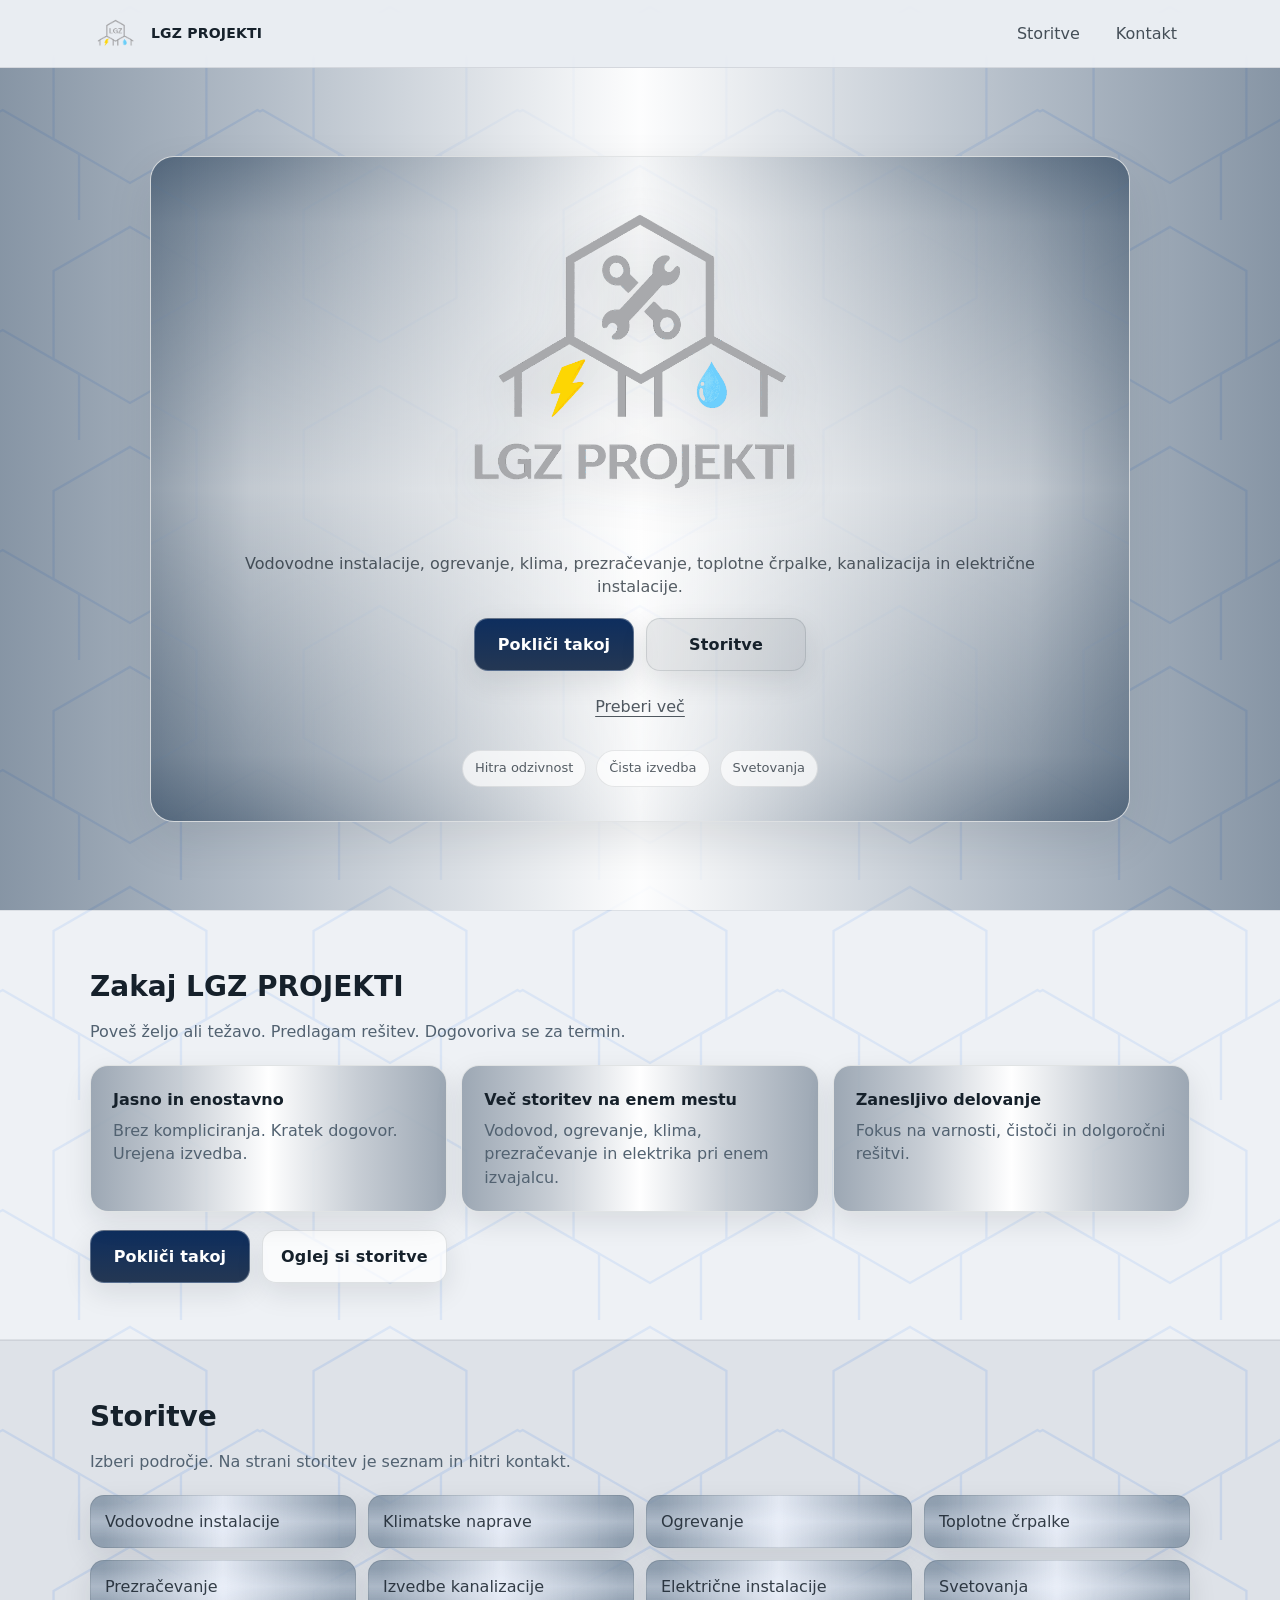
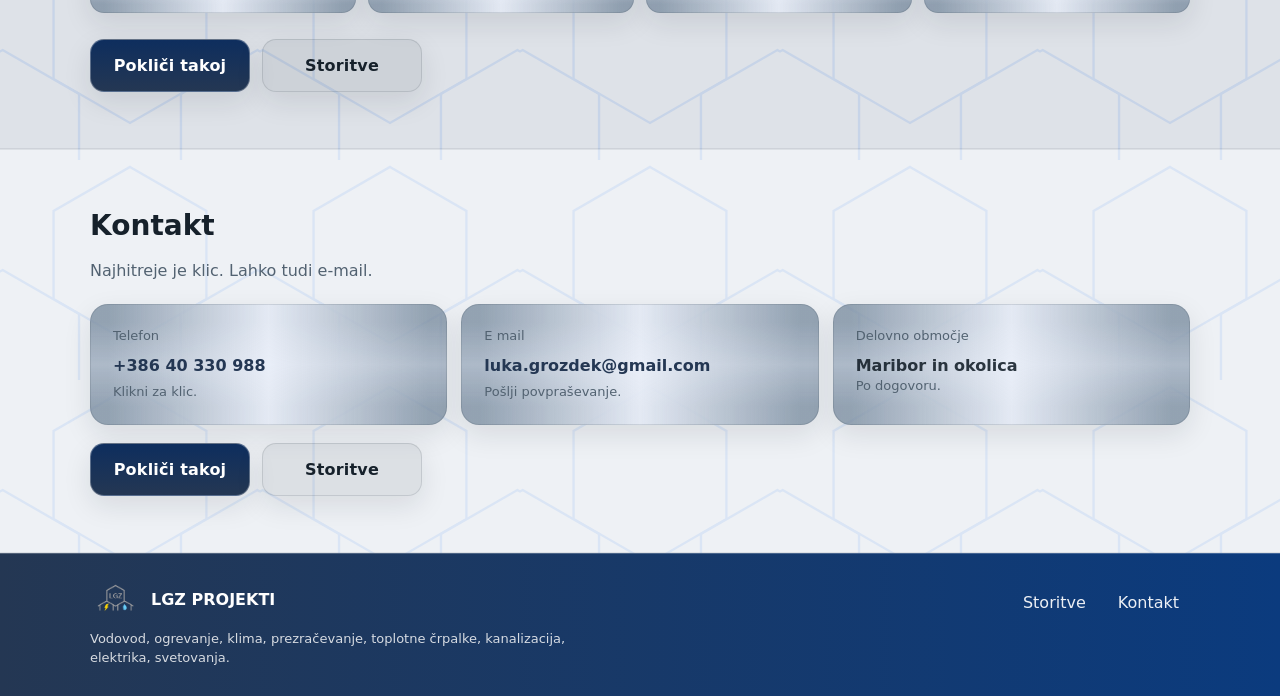
<file: index.html>
<!doctype html>
<html lang="sl">
<head>
  <meta charset="utf-8" />
  <meta name="viewport" content="width=device-width,initial-scale=1" />
  <title>LGZ PROJEKTI</title>
  <meta name="description" content="Vodovodne instalacije, ogrevanje, klima, prezračevanje, toplotne črpalke, kanalizacija, električne instalacije, svetovanja." />
  <link rel="stylesheet" href="style.css" />
</head>

<body>
  <a class="skip-link" href="#main">Preskoči na vsebino</a>

  <header class="site-header">
    <div class="container header-inner">
      <a class="brand" href="index.html" aria-label="Domov">
        <img class="logo-small" src="images/lgz_malilogo.png" alt="LGZ PROJEKTI" />
        <span class="brand-text">LGZ PROJEKTI</span>
      </a>

      <nav class="header-nav" aria-label="Glavna navigacija">
        <a class="nav-link" href="services.html">Storitve</a>
        <a class="nav-link" href="#kontakt">Kontakt</a>
      </nav>
    </div>
  </header>

  <main id="main">
    <section class="hero" aria-label="Uvod">
      <div class="hero__bg" aria-hidden="true"></div>
      <div class="hero__overlay" aria-hidden="true"></div>

      <div class="container hero__content">
        <img class="logo-large" src="images/lgz_velikilogo.png" alt="LGZ PROJEKTI" />

        <p class="hero__subtitle">
          Vodovodne instalacije, ogrevanje, klima, prezračevanje, toplotne črpalke, kanalizacija in električne instalacije.
        </p>

        <div class="hero__actions" role="group" aria-label="Glavni gumbi">
          <a class="btn btn--primary" href="tel:+38640330988">Pokliči takoj</a>
          <a class="btn btn--secondary" href="services.html">Storitve</a>
        </div>

        <button class="btn-link" type="button" data-scroll="#preberi-vec">Preberi več</button>

        <div class="hero__meta" aria-label="Hitre informacije">
          <div class="pill">Hitra odzivnost</div>
          <div class="pill">Čista izvedba</div>
          <div class="pill">Svetovanja</div>
        </div>
      </div>
    </section>

    <section id="preberi-vec" class="section section--light">
      <div class="container">
        <h2 class="section-title">Zakaj LGZ PROJEKTI</h2>
        <p class="section-lead">Poveš željo ali težavo. Predlagam rešitev. Dogovoriva se za termin.</p>

        <div class="cards">
          <article class="card">
            <h3 class="card-title">Jasno in enostavno</h3>
            <p class="card-text">Brez kompliciranja. Kratek dogovor. Urejena izvedba.</p>
          </article>

          <article class="card">
            <h3 class="card-title">Več storitev na enem mestu</h3>
            <p class="card-text">Vodovod, ogrevanje, klima, prezračevanje in elektrika pri enem izvajalcu.</p>
          </article>

          <article class="card">
            <h3 class="card-title">Zanesljivo delovanje</h3>
            <p class="card-text">Fokus na varnosti, čistoči in dolgoročni rešitvi.</p>
          </article>
        </div>

        <div class="cta-row">
          <a class="btn btn--primary" href="tel:+38640330988">Pokliči takoj</a>
          <a class="btn btn--ghost" href="services.html">Oglej si storitve</a>
        </div>
      </div>
    </section>

    <section class="section section--dark" aria-label="Storitve povzetek">
      <div class="container">
        <h2 class="section-title">Storitve</h2>
        <p class="section-lead">Izberi področje. Na strani storitev je seznam in hitri kontakt.</p>

        <div class="service-grid">
          <a class="service-item" href="services.html#vodovod">Vodovodne instalacije</a>
          <a class="service-item" href="services.html#klima">Klimatske naprave</a>
          <a class="service-item" href="services.html#ogrevanje">Ogrevanje</a>
          <a class="service-item" href="services.html#toplotne">Toplotne črpalke</a>
          <a class="service-item" href="services.html#prezracevanje">Prezračevanje</a>
          <a class="service-item" href="services.html#kanalizacija">Izvedbe kanalizacije</a>
          <a class="service-item" href="services.html#elektrika">Električne instalacije</a>
          <a class="service-item" href="services.html#svetovanja">Svetovanja</a>
        </div>

        <div class="cta-row cta-row--tight">
          <a class="btn btn--primary" href="tel:+38640330988">Pokliči takoj</a>
          <a class="btn btn--secondary" href="services.html">Storitve</a>
        </div>
      </div>
    </section>

    <section id="kontakt" class="section section--light" aria-label="Kontakt">
      <div class="container">
        <h2 class="section-title">Kontakt</h2>
        <p class="section-lead">Najhitreje je klic. Lahko tudi e-mail.</p>

        <div class="contact">
          <div class="contact-block">
            <div class="contact-label">Telefon</div>
            <a class="contact-link" href="tel:+38640330988">+386 40 330 988</a>
            <div class="contact-note">Klikni za klic.</div>
          </div>

          <div class="contact-block">
            <div class="contact-label">E mail</div>
            <a class="contact-link" href="mailto:luka.grozdek@gmail.com">luka.grozdek@gmail.com</a>
            <div class="contact-note">Pošlji povpraševanje.</div>
          </div>

          <div class="contact-block">
            <div class="contact-label">Delovno območje</div>
            <div class="contact-text">Maribor in okolica</div>
            <div class="contact-note">Po dogovoru.</div>
          </div>
        </div>

        <div class="cta-row">
          <a class="btn btn--primary" href="tel:+38640330988">Pokliči takoj</a>
          <a class="btn btn--secondary" href="services.html">Storitve</a>
        </div>
      </div>
    </section>
  </main>

  <footer class="site-footer">
    <div class="container footer-inner">
      <div class="footer-left">
        <div class="footer-brand">
          <img class="logo-small" src="images/lgz_malilogo.png" alt="LGZ PROJEKTI" />
          <span class="footer-brand-text">LGZ PROJEKTI</span>
        </div>
        <div class="footer-muted">
          Vodovod, ogrevanje, klima, prezračevanje, toplotne črpalke, kanalizacija, elektrika, svetovanja.
        </div>
      </div>

      <div class="footer-right">
        <a class="footer-link" href="services.html">Storitve</a>
        <a class="footer-link" href="#kontakt">Kontakt</a>
      </div>
    </div>
  </footer>

  <script src="script.js"></script>
</body>
</html>
</file>
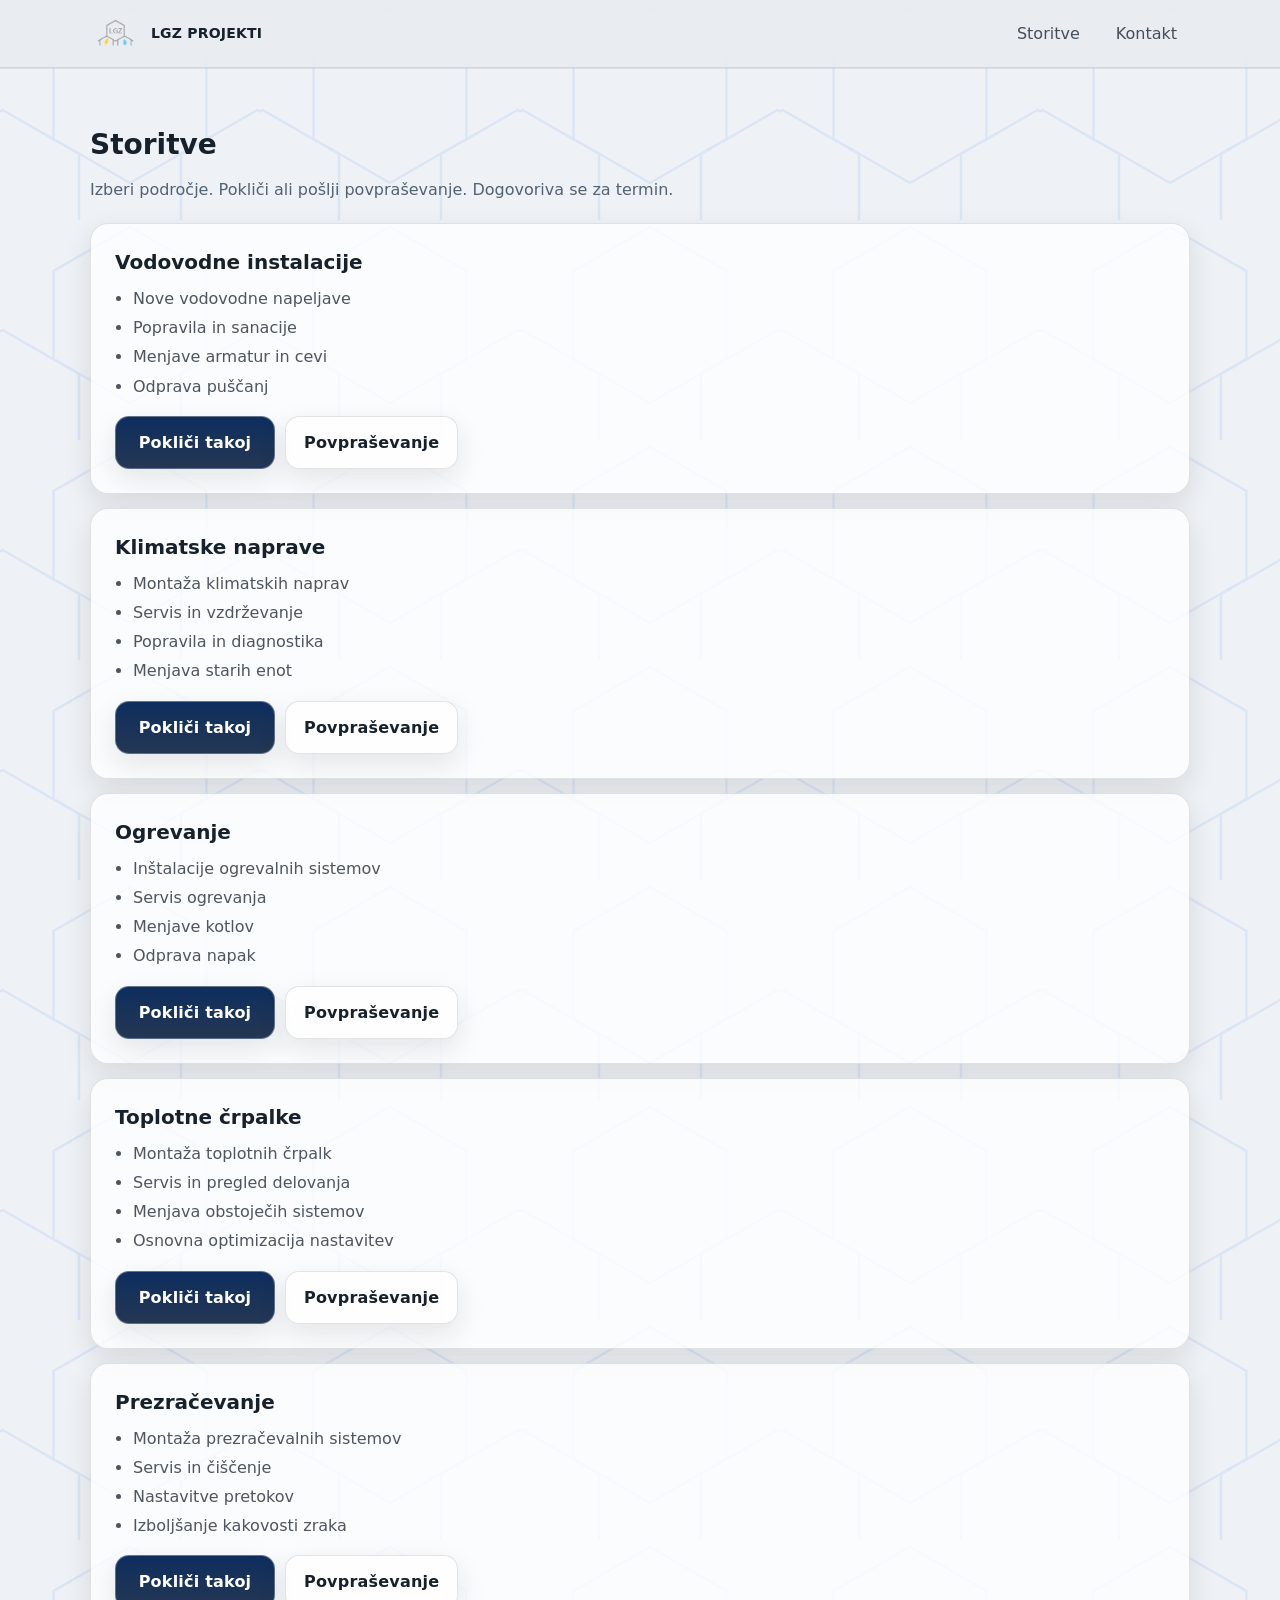
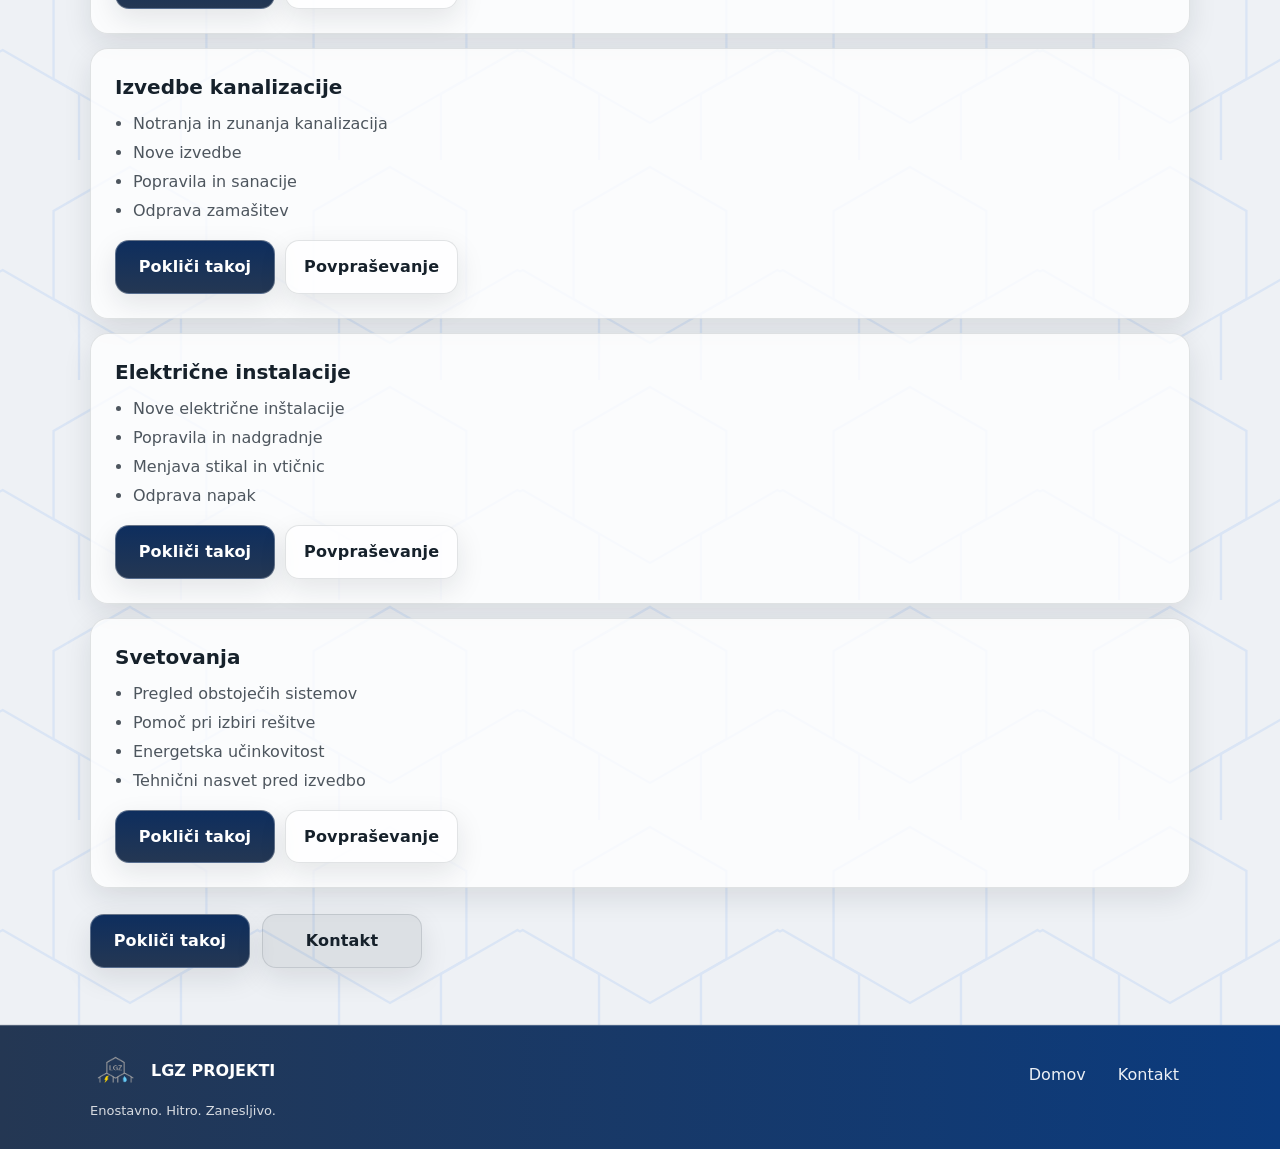
<file: services.html>
<!doctype html>
<html lang="sl">
<head>
  <meta charset="utf-8" />
  <meta name="viewport" content="width=device-width,initial-scale=1" />
  <title>Storitve | LGZ PROJEKTI</title>
  <meta name="description" content="Seznam storitev: vodovod, klima, ogrevanje, toplotne črpalke, prezračevanje, kanalizacija, elektrika, svetovanja." />
  <link rel="stylesheet" href="style.css" />
</head>

<body>
  <a class="skip-link" href="#main">Preskoči na vsebino</a>

  <header class="site-header">
    <div class="container header-inner">
      <a class="brand" href="index.html" aria-label="Domov">
        <img class="logo-small" src="images/lgz_malilogo.png" alt="LGZ PROJEKTI" />
        <span class="brand-text">LGZ PROJEKTI</span>
      </a>

      <nav class="header-nav" aria-label="Glavna navigacija">
        <a class="nav-link" href="services.html">Storitve</a>
        <a class="nav-link" href="index.html#kontakt">Kontakt</a>
      </nav>
    </div>
  </header>

  <main id="main" class="section section--light">
    <div class="container">
      <h1 class="section-title">Storitve</h1>
      <p class="section-lead">Izberi področje. Pokliči ali pošlji povpraševanje. Dogovoriva se za termin.</p>

      <div class="services-list">
        <section id="vodovod" class="service-card">
          <h2 class="service-title">Vodovodne instalacije</h2>
          <ul class="service-bullets">
            <li>Nove vodovodne napeljave</li>
            <li>Popravila in sanacije</li>
            <li>Menjave armatur in cevi</li>
            <li>Odprava puščanj</li>
          </ul>
          <div class="service-actions">
            <a class="btn btn--primary" href="tel:+38640330988">Pokliči takoj</a>
            <a class="btn btn--ghost" href="mailto:luka.grozdek@gmail.com?subject=Vodovodne%20instalacije%20-%20povpra%C5%A1evanje">Povpraševanje</a>
          </div>
        </section>

        <section id="klima" class="service-card">
          <h2 class="service-title">Klimatske naprave</h2>
          <ul class="service-bullets">
            <li>Montaža klimatskih naprav</li>
            <li>Servis in vzdrževanje</li>
            <li>Popravila in diagnostika</li>
            <li>Menjava starih enot</li>
          </ul>
          <div class="service-actions">
            <a class="btn btn--primary" href="tel:+38640330988">Pokliči takoj</a>
            <a class="btn btn--ghost" href="mailto:luka.grozdek@gmail.com?subject=Klima%20-%20povpra%C5%A1evanje">Povpraševanje</a>
          </div>
        </section>

        <section id="ogrevanje" class="service-card">
          <h2 class="service-title">Ogrevanje</h2>
          <ul class="service-bullets">
            <li>Inštalacije ogrevalnih sistemov</li>
            <li>Servis ogrevanja</li>
            <li>Menjave kotlov</li>
            <li>Odprava napak</li>
          </ul>
          <div class="service-actions">
            <a class="btn btn--primary" href="tel:+38640330988">Pokliči takoj</a>
            <a class="btn btn--ghost" href="mailto:luka.grozdek@gmail.com?subject=Ogrevanje%20-%20povpra%C5%A1evanje">Povpraševanje</a>
          </div>
        </section>

        <section id="toplotne" class="service-card">
          <h2 class="service-title">Toplotne črpalke</h2>
          <ul class="service-bullets">
            <li>Montaža toplotnih črpalk</li>
            <li>Servis in pregled delovanja</li>
            <li>Menjava obstoječih sistemov</li>
            <li>Osnovna optimizacija nastavitev</li>
          </ul>
          <div class="service-actions">
            <a class="btn btn--primary" href="tel:+38640330988">Pokliči takoj</a>
            <a class="btn btn--ghost" href="mailto:luka.grozdek@gmail.com?subject=Toplotna%20%C4%8Drpalka%20-%20povpra%C5%A1evanje">Povpraševanje</a>
          </div>
        </section>

        <section id="prezracevanje" class="service-card">
          <h2 class="service-title">Prezračevanje</h2>
          <ul class="service-bullets">
            <li>Montaža prezračevalnih sistemov</li>
            <li>Servis in čiščenje</li>
            <li>Nastavitve pretokov</li>
            <li>Izboljšanje kakovosti zraka</li>
          </ul>
          <div class="service-actions">
            <a class="btn btn--primary" href="tel:+38640330988">Pokliči takoj</a>
            <a class="btn btn--ghost" href="mailto:luka.grozdek@gmail.com?subject=Prezra%C4%8Devanje%20-%20povpra%C5%A1evanje">Povpraševanje</a>
          </div>
        </section>

        <section id="kanalizacija" class="service-card">
          <h2 class="service-title">Izvedbe kanalizacije</h2>
          <ul class="service-bullets">
            <li>Notranja in zunanja kanalizacija</li>
            <li>Nove izvedbe</li>
            <li>Popravila in sanacije</li>
            <li>Odprava zamašitev</li>
          </ul>
          <div class="service-actions">
            <a class="btn btn--primary" href="tel:+38640330988">Pokliči takoj</a>
            <a class="btn btn--ghost" href="mailto:luka.grozdek@gmail.com?subject=Kanalizacija%20-%20povpra%C5%A1evanje">Povpraševanje</a>
          </div>
        </section>

        <section id="elektrika" class="service-card">
          <h2 class="service-title">Električne instalacije</h2>
          <ul class="service-bullets">
            <li>Nove električne inštalacije</li>
            <li>Popravila in nadgradnje</li>
            <li>Menjava stikal in vtičnic</li>
            <li>Odprava napak</li>
          </ul>
          <div class="service-actions">
            <a class="btn btn--primary" href="tel:+38640330988">Pokliči takoj</a>
            <a class="btn btn--ghost" href="mailto:luka.grozdek@gmail.com?subject=Elektrika%20-%20povpra%C5%A1evanje">Povpraševanje</a>
          </div>
        </section>

        <section id="svetovanja" class="service-card">
          <h2 class="service-title">Svetovanja</h2>
          <ul class="service-bullets">
            <li>Pregled obstoječih sistemov</li>
            <li>Pomoč pri izbiri rešitve</li>
            <li>Energetska učinkovitost</li>
            <li>Tehnični nasvet pred izvedbo</li>
          </ul>
          <div class="service-actions">
            <a class="btn btn--primary" href="tel:+38640330988">Pokliči takoj</a>
            <a class="btn btn--ghost" href="mailto:luka.grozdek@gmail.com?subject=Svetovanje%20-%20povpra%C5%A1evanje">Povpraševanje</a>
          </div>
        </section>
      </div>

      <div class="cta-row cta-row--tight">
        <a class="btn btn--primary" href="tel:+38640330988">Pokliči takoj</a>
        <a class="btn btn--secondary" href="index.html#kontakt">Kontakt</a>
      </div>
    </div>
  </main>

  <footer class="site-footer">
    <div class="container footer-inner">
      <div class="footer-left">
        <div class="footer-brand">
          <img class="logo-small" src="images/lgz_malilogo.png" alt="LGZ PROJEKTI" />
          <span class="footer-brand-text">LGZ PROJEKTI</span>
        </div>
        <div class="footer-muted">Enostavno. Hitro. Zanesljivo.</div>
      </div>

      <div class="footer-right">
        <a class="footer-link" href="index.html">Domov</a>
        <a class="footer-link" href="index.html#kontakt">Kontakt</a>
      </div>
    </div>
  </footer>

  <script src="script.js"></script>
</body>
</html>
</file>
<file: style.css>
:root{
  --bg: #E9EDF2;
  --bg2: #DDE5EE;
  --ink: #16212B;
  --muted: #526271;

  --blue: #0e2e5e;
  --blue2: #243753;
  --blueSoft: rgba(31,111,235,0.10);

  --card: rgba(255,255,255,0.92);
  --card2: rgba(255,255,255,0.86);
  --border: rgba(22,33,43,0.12);

  --shadow: 0 18px 45px rgba(22,33,43,0.10);
  --shadow2: 0 10px 28px rgba(22,33,43,0.10);

  --radius: 18px;
  --radiusLg: 24px;
  --container: 1100px;
}

*{ box-sizing: border-box; }
html, body{ height: 100%; }

body{
  margin: 0;
  font-family: system-ui, -apple-system, Segoe UI, Roboto, Arial, sans-serif;
  color: var(--ink);
  line-height: 1.45;

  background-color: var(--bg);
  background-image:

    url("data:image/svg+xml,%3Csvg xmlns='http://www.w3.org/2000/svg' width='220' height='190' viewBox='0 0 220 190'%3E%3Cg fill='none' stroke='%231F6FEB' stroke-width='2' opacity='0.12'%3E%3Cpath d='M110 6 L176 44 L176 120 L110 158 L44 120 L44 44 Z'/%3E%3Cpath d='M220 95 L286 133 L286 209 L220 247 L154 209 L154 133 Z'/%3E%3Cpath d='M0 95 L66 133 L66 209 L0 247 L-66 209 L-66 133 Z'/%3E%3C/g%3E%3C/svg%3E");
  background-repeat: repeat;
  background-size: 260px 220px;
  background-position: 0 0;
  background-attachment: scroll;
}

a{ color: inherit; text-decoration: none; }
button{ font: inherit; }
img{ display: block; max-width: 100%; height: auto; }

.container{
  width: min(var(--container), calc(100% - 40px));
  margin: 0 auto;
}

.skip-link{
  position: absolute;
  left: -999px;
  top: 12px;
  background: rgba(255,255,255,0.98);
  border: 1px solid var(--border);
  color: var(--ink);
  padding: 10px 12px;
  border-radius: 10px;
  z-index: 9999;
}
.skip-link:focus{ left: 12px; }

/* Header */
.site-header{
  position: sticky;
  top: 0;
  z-index: 20;
  background: rgba(233,237,242,0.82);
  backdrop-filter: blur(10px);
  border-bottom: 1px solid rgba(22,33,43,0.10);
}

.header-inner{
  display: flex;
  align-items: center;
  justify-content: space-between;
  padding: 12px 0;
  gap: 14px;
}

.brand{
  display: inline-flex;
  align-items: center;
  gap: 10px;
}

.logo-small{
  height: 34px;
  width: auto;
}

.brand-text{
  font-weight: 900;
  letter-spacing: 0.2px;
  font-size: 14px;
}

.header-nav{
  display: inline-flex;
  gap: 10px;
}

.nav-link{
  padding: 9px 12px;
  border-radius: 12px;
  color: rgba(22,33,43,0.78);
  border: 1px solid transparent;
  background: transparent;
}
.nav-link:hover{
  border-color: rgba(22,33,43,0.12);
  background: rgba(255,255,255,0.55);
  color: var(--ink);
}

/* Hero */
.hero{
  position: relative;
  min-height: calc(100svh - 58px);
  display: grid;
  place-items: center;
  overflow: hidden;
  padding: 22px 0;
}

.hero__bg{
  position: absolute;
  inset: 0;
  pointer-events: none;
}

.hero__overlay{
  position: absolute;
  inset: 0;
  background:
  linear-gradient(
    90deg,
    rgba(15,42,71,0.45) 0%,
    rgba(15,42,71,0.25) 20%,
    rgba(255,255,255,0.90) 50%,
    rgba(15,42,71,0.25) 80%,
    rgba(15,42,71,0.45) 100%
  );



  pointer-events: none;
}

.hero__content{
  position: relative;
  z-index: 2;
  text-align: center;
  padding: 34px 22px;
  display: grid;
  justify-items: center;
  gap: 14px;

  background: rgba(255,255,255,0.82);
  border: 1px solid rgba(22,33,43,0.12);
  border-radius: var(--radiusLg);
  box-shadow: var(--shadow);
  max-width: 980px;
  overflow: hidden;
}

.hero__content::before{
  content: "";
  position: absolute;
  inset: 0;
  background:
  linear-gradient(
    90deg,
    rgba(15,42,71,0.45) 0%,
    rgba(15,42,71,0.25) 10%,
    rgba(255,255,255,0.90) 50%,
    rgba(15,42,71,0.25) 90%,
    rgba(15,42,71,0.45) 100%
  ),
  linear-gradient(
    180deg,
    rgba(15,42,71,0.45) 0%,
    rgba(15,42,71,0.25) 10%,
    rgba(255,255,255,0.90) 50%,
    rgba(15,42,71,0.25) 90%,
    rgba(15,42,71,0.45) 100%
  );
  

  pointer-events: none;
  z-index: 0;
}

.hero__content::after{
  content: "";
  position: absolute;
  inset: 0;
  background-image: url("data:image/svg+xml,%3Csvg xmlns='http://www.w3.org/2000/svg' width='220' height='190' viewBox='0 0 220 190'%3E%3Cg fill='none' stroke='%231F6FEB' stroke-width='2' opacity='0.18'%3E%3Cpath d='M110 6 L176 44 L176 120 L110 158 L44 120 L44 44 Z'/%3E%3C/g%3E%3C/svg%3E");
  background-size: 260px 220px;
  background-position: center;
  opacity: 0.14;
  pointer-events: none;
  z-index: 0;
}

.hero__content > *{
  position: relative;
  z-index: 1;
}

.logo-large{
  width: min(520px, 92vw);
  height: auto;
  filter: drop-shadow(0 10px 22px rgba(22,33,43,0.18));
}

.hero__subtitle{
  margin: 0;
  max-width: 820px;
  color: rgba(22,33,43,0.72);
  font-size: 16px;
  padding: 0 10px;
}

.hero__actions{
  display: flex;
  gap: 12px;
  justify-content: center;
  align-items: center;
  margin-top: 6px;
  flex-wrap: nowrap;
}

.btn{
  display: inline-flex;
  align-items: center;
  justify-content: center;
  padding: 14px 18px;
  border-radius: 14px;
  border: 1px solid transparent;
  font-weight: 900;
  letter-spacing: 0.2px;
  user-select: none;
  min-height: 48px;
  min-width: 160px;
  box-shadow: var(--shadow2);
  transition: transform 160ms ease, filter 160ms ease, background 160ms ease, border-color 160ms ease;
}

.btn--primary{
  background: linear-gradient(180deg, var(--blue), var(--blue2));
  color: #FFFFFF;
  border-color: rgba(255,255,255,0.30);
}

.btn--secondary{
  background: rgba(22,33,43,0.08);
  color: var(--ink);
  border-color: rgba(22,33,43,0.12);
}

.btn--ghost{
  background: rgba(255,255,255,0.70);
  color: var(--ink);
  border-color: rgba(22,33,43,0.12);
}

.btn--ghost:hover,
.btn--secondary:hover{
  background: rgba(255,255,255,0.86);
}

.btn:hover{ transform: translateY(-1px); }
.btn:active{ transform: translateY(0); }

.btn-link{
  background: transparent;
  border: 0;
  color: rgba(22,33,43,0.74);
  padding: 10px 12px;
  border-radius: 10px;
  cursor: pointer;
  text-decoration: underline;
  text-underline-offset: 4px;
}
.btn-link:hover{ color: var(--ink); }

.hero__meta{
  margin-top: 8px;
  display: flex;
  gap: 10px;
  flex-wrap: wrap;
  justify-content: center;
}

.pill{
  padding: 8px 12px;
  border-radius: 999px;
  border: 1px solid rgba(22,33,43,0.10);
  background: rgba(255,255,255,0.70);
  color: rgba(22,33,43,0.72);
  font-size: 13px;
}

/* Sections */
.section{
  padding: 56px 0;
}

.section--light{
  background: rgba(255,255,255,0.20);
  border-top: 1px solid rgba(22,33,43,0.08);
  border-bottom: 1px solid rgba(22,33,43,0.08);
}

.section--dark{
  background: rgba(22,33,43,0.05);
  border-top: 1px solid rgba(22,33,43,0.08);
  border-bottom: 1px solid rgba(22,33,43,0.08);
}

.section-title{
  margin: 0 0 12px 0;
  color: var(--ink);
  font-size: 28px;
}

.section-lead{
  margin: 0 0 22px 0;
  color: var(--muted);
  max-width: 820px;
}

/* Cards */
.cards{
  display: grid;
  grid-template-columns: repeat(3, 1fr);
  gap: 14px;
  margin-top: 18px;
}

.card{
  position: relative;
  background: var(--card2);
  border: 1px solid var(--border);
  border-radius: var(--radius);
  padding: 22px;
  box-shadow: var(--shadow2);
  overflow: hidden;
}

.card::before{
  content: "";
  position: absolute;
  inset: 0;
  background:
  linear-gradient(
    90deg,
    rgba(15,42,71,0.45) 0%,
    rgba(15,42,71,0.25) 25%,
    rgba(255,255,255,0.90) 50%,
    rgba(15,42,71,0.25) 75%,
    rgba(15,42,71,0.45) 100%
  );

  pointer-events: none;
  opacity: 0.9;
}

.card > *{ position: relative; z-index: 1; }

.card-title{
  margin: 0 0 8px 0;
  color: var(--ink);
  font-size: 16px;
}

.card-text{
  margin: 0;
  color: var(--muted);
}

.cta-row{
  display: flex;
  gap: 12px;
  flex-wrap: wrap;
  margin-top: 18px;
  align-items: center;
}

.cta-row--tight{ margin-top: 26px; }

/* Services grid */
.service-grid{
  display: grid;
  grid-template-columns: repeat(4, 1fr);
  gap: 12px;
  margin-top: 18px;
}

.service-item{
  background: 
  linear-gradient(  
    90deg,
    rgba(125, 143, 162, 0.56) 0%,
    rgba(125, 143, 162, 0.56) 5%,
    rgba(233, 238, 248, 0.9) 50%,
    rgba(125, 143, 162, 0.56) 95%,
    rgba(125, 143, 162, 0.56) 100%
  ),
  linear-gradient(
    rgba(125, 143, 162, 0.56) 0%,
    rgba(125, 143, 162, 0.56) 15%,
    rgba(233, 238, 248, 0.9) 50%,
    rgba(125, 143, 162, 0.56) 85%,
    rgba(125, 143, 162, 0.56) 100%
  );
  border: 1px solid rgba(22,33,43,0.12);
  border-radius: 14px;
  padding: 14px 14px;
  color: rgba(22,33,43,0.86);
  box-shadow: var(--shadow2);
  transition: transform 160ms ease, background 160ms ease, border-color 160ms ease;
}

.service-item:hover{
  transform: translateY(-1px);
  border-color: rgba(31,111,235,0.22);
  background: rgba(255,255,255,0.92);
}

/* Contact */
.contact{
  display: grid;
  grid-template-columns: repeat(3, 1fr);
  gap: 14px;
  margin-top: 18px;
}

.contact-block{
  background: 
  linear-gradient(
    90deg,
    rgba(125, 143, 162, 0.56) 0%,
    rgba(125, 143, 162, 0.56) 5%,
    rgba(233, 238, 248, 0.9) 50%,
    rgba(125, 143, 162, 0.56) 95%,
    rgba(125, 143, 162, 0.56) 100%
  ),
  linear-gradient(
    rgba(125, 143, 162, 0.56) 0%,
    rgba(125, 143, 162, 0.56) 15%,
    rgba(233, 238, 248, 0.9) 50%,
    rgba(125, 143, 162, 0.56) 85%,
    rgba(125, 143, 162, 0.56) 100%
  );
  border: 1px solid rgba(22,33,43,0.12);
  border-radius: var(--radius);
  padding: 22px;
  box-shadow: var(--shadow2);
}

.contact-label{
  color: var(--muted);
  font-size: 13px;
  margin-bottom: 8px;
}

.contact-link{
  color: var(--blue2);
  font-weight: 900;
  display: inline-block;
  margin-bottom: 6px;
}

.contact-text{
  color: rgba(22,33,43,0.90);
  font-weight: 800;
}

.contact-note{
  color: var(--muted);
  font-size: 13px;
}

/* Services page */
.services-list{
  display: grid;
  gap: 14px;
  margin-top: 18px;
}

.service-card{
  background: rgba(255,255,255,0.78);
  border: 1px solid rgba(22,33,43,0.12);
  border-radius: var(--radius);
  padding: 24px;
  box-shadow: var(--shadow2);
}

.service-title{
  margin: 0 0 10px 0;
  color: var(--ink);
  font-size: 20px;
}

.service-bullets{
  margin: 0;
  padding-left: 18px;
  color: rgba(22,33,43,0.76);
}

.service-bullets li{ margin: 6px 0; }

.service-actions{
  display: flex;
  gap: 10px;
  flex-wrap: wrap;
  margin-top: 18px;
}

/* Footer */
.site-footer{
  background: linear-gradient(90deg, var(--blue2), #0B3B7E);
  color: #FFFFFF;
  border-top: 1px solid rgba(255,255,255,0.22);
  padding: 28px 0;
}

.footer-inner{
  display: flex;
  justify-content: space-between;
  align-items: flex-start;
  gap: 14px;
}

.footer-brand{
  display: inline-flex;
  align-items: center;
  gap: 10px;
}

.footer-brand-text{
  color: #FFFFFF;
  font-weight: 900;
}

.footer-muted{
  color: rgba(255,255,255,0.82);
  font-size: 13px;
  margin-top: 8px;
  max-width: 520px;
}

.footer-right{
  display: inline-flex;
  gap: 10px;
}

.footer-link{
  color: rgba(255,255,255,0.92);
  padding: 8px 10px;
  border-radius: 10px;
  border: 1px solid transparent;
}
.footer-link:hover{
  background: rgba(255,255,255,0.14);
  color: #FFFFFF;
}

/* Responsive */
@media (max-width: 980px){
  .cards{ grid-template-columns: 1fr; }
  .service-grid{ grid-template-columns: repeat(2, 1fr); }
  .contact{ grid-template-columns: 1fr; }
}

@media (max-width: 520px){
  .hero{ padding: 16px 0; }
  .hero__content{
    width: 100%;
    max-width: 92vw;
    margin: 0 auto;
    padding: 28px 18px;
  }

  .logo-large{
    width: 82vw;
    max-width: 360px;
  }

  .hero__subtitle{
    text-align: center;
    padding: 0;
  }

  .hero__actions{
    flex-direction: column;
    width: 100%;
  }

  .hero__actions .btn{
    width: 100%;
    min-width: 0;
  }

  .hero__meta{
    justify-content: center;
    gap: 8px;
  }
}

@media (max-width: 420px){
  .brand-text{ display: none; }
  .logo-small{ height: 34px; }
}
</file>
